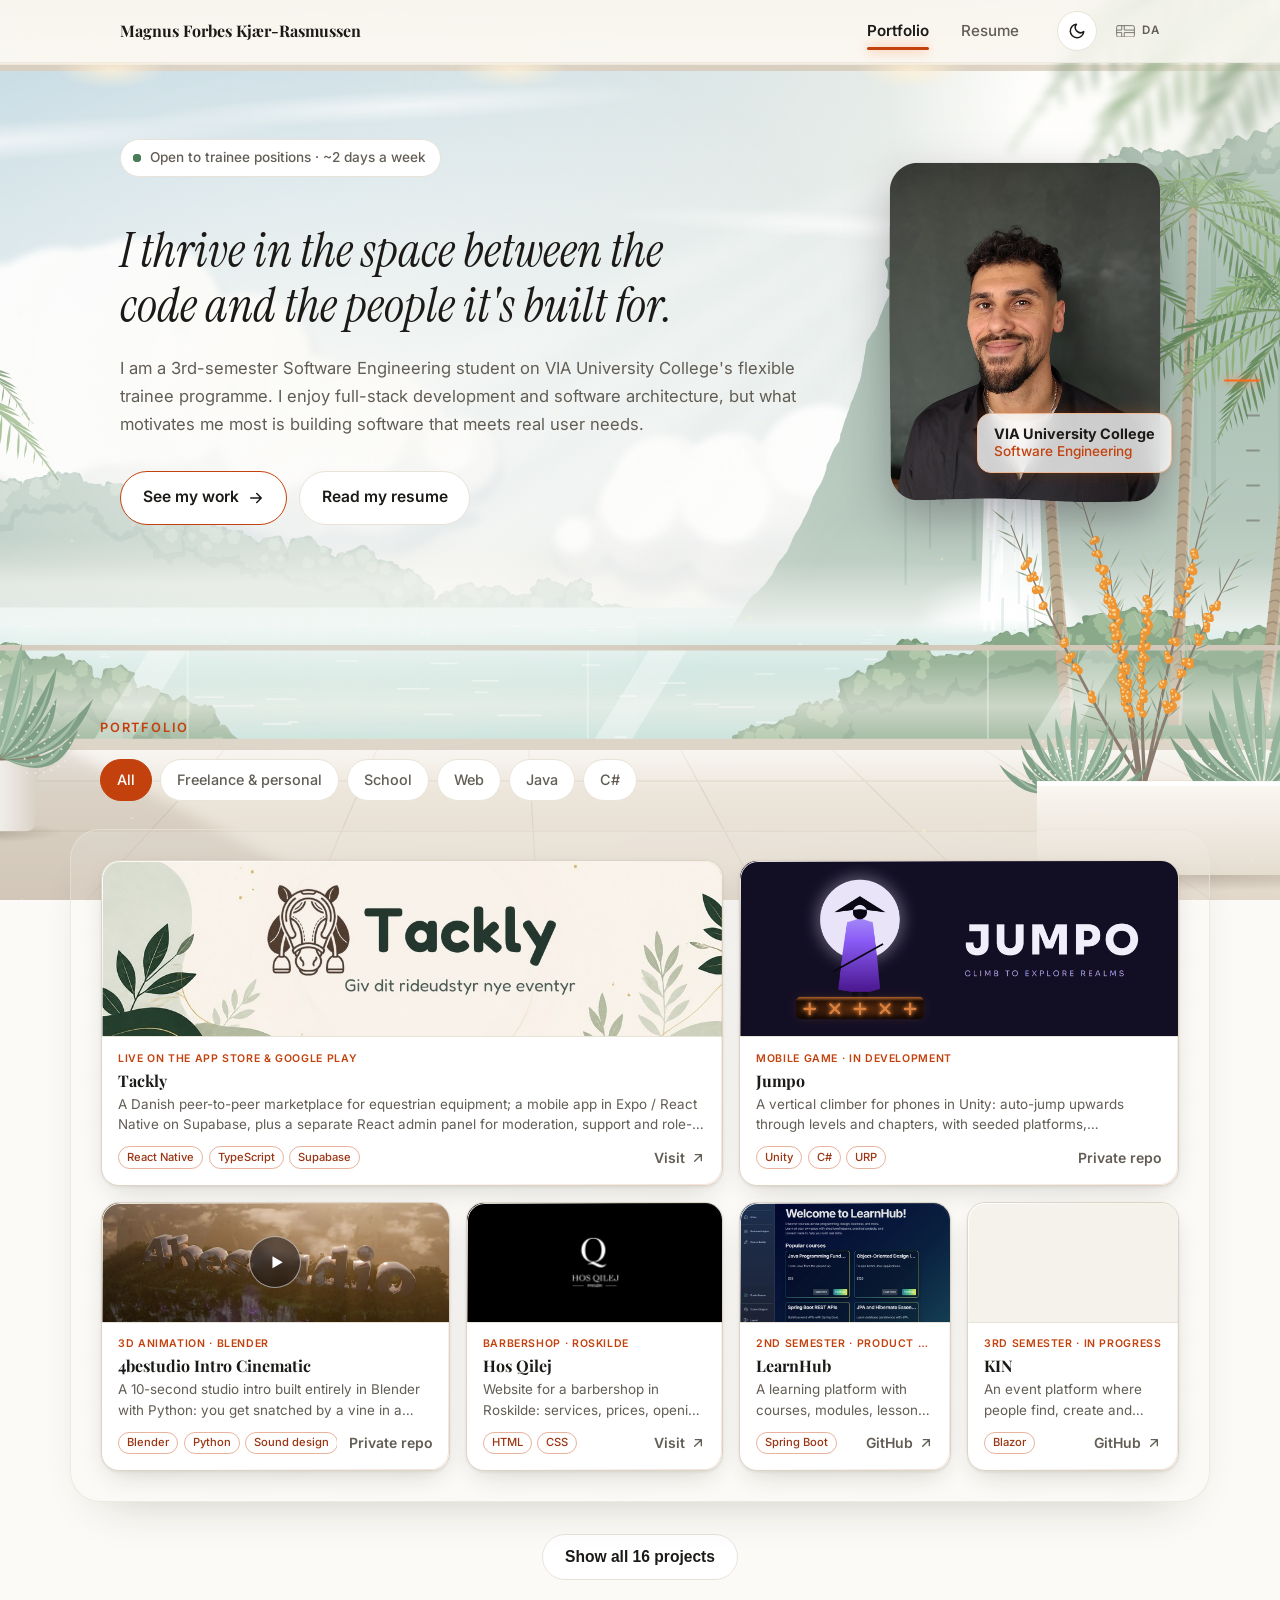
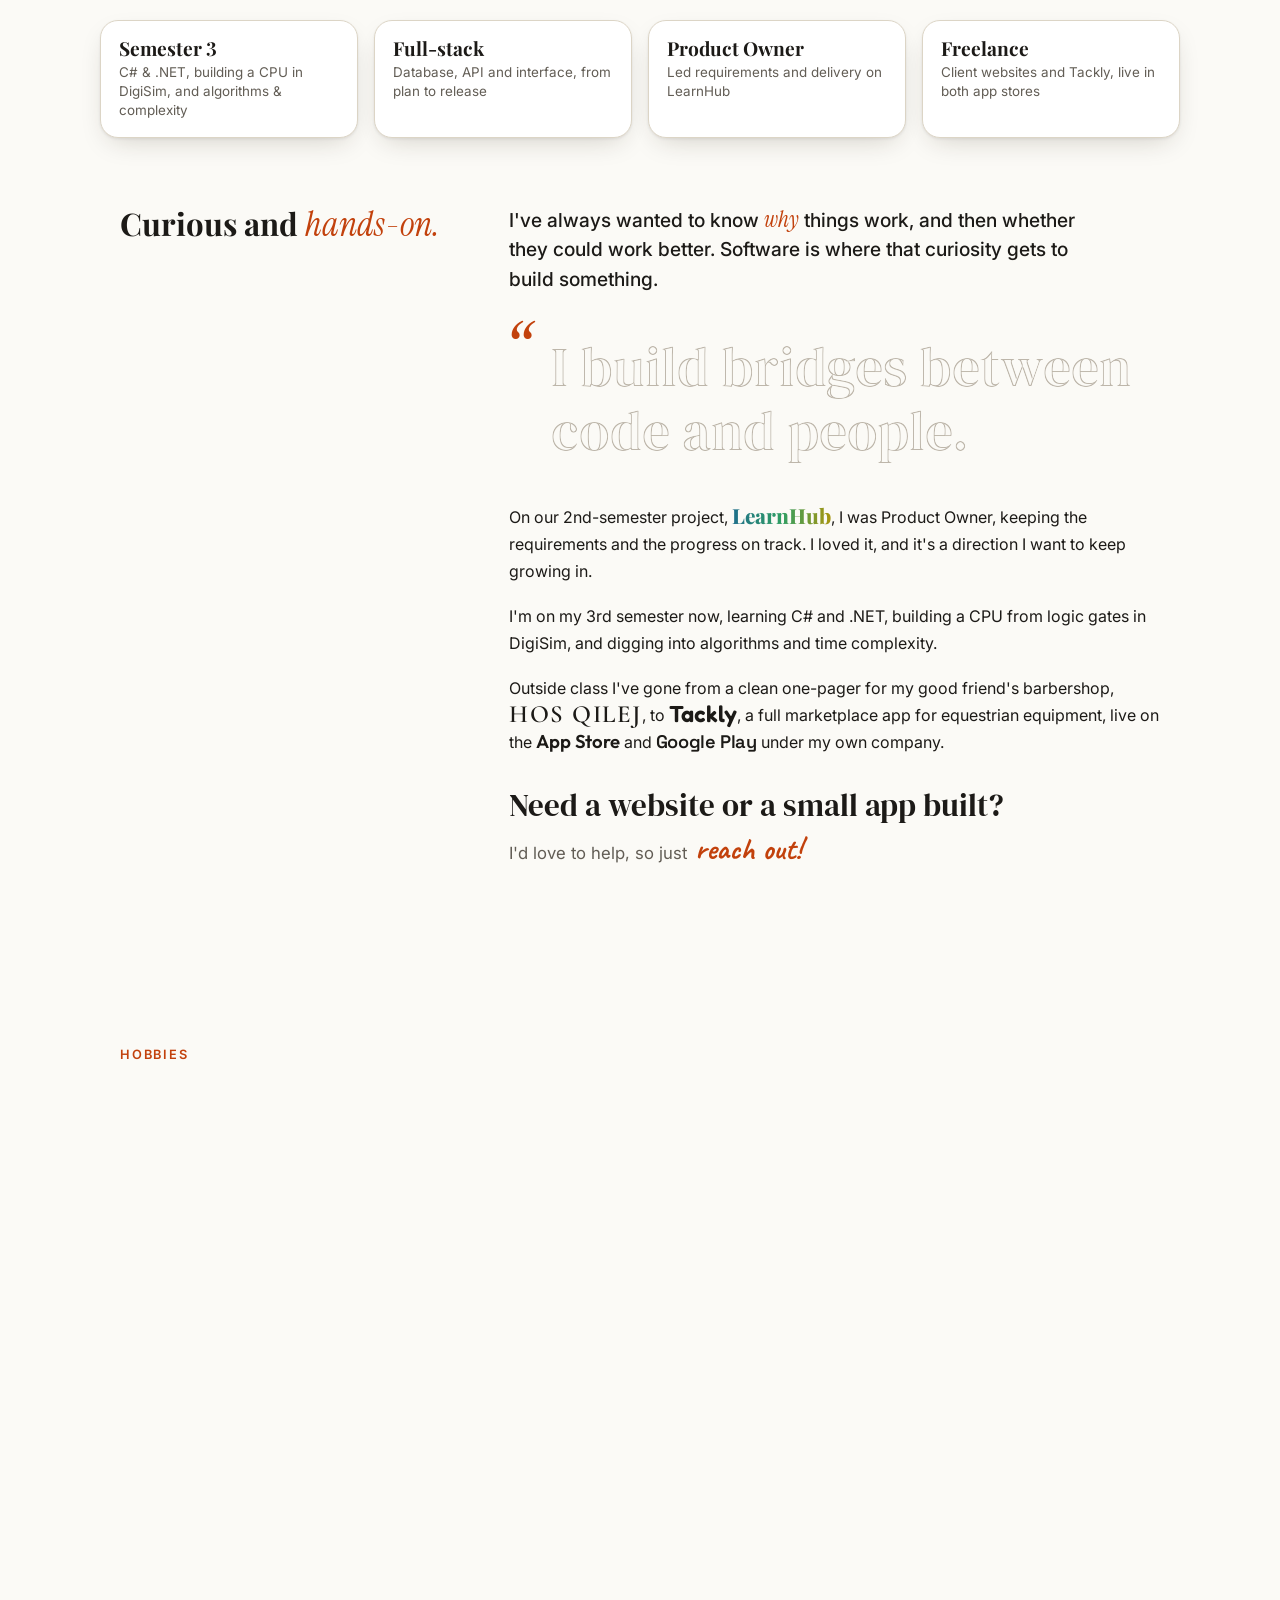
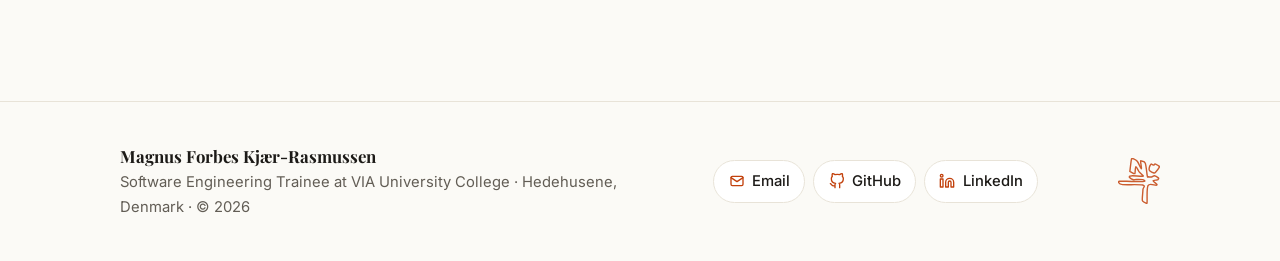
<file: index.html>
<!DOCTYPE html>
<html lang="en" data-theme="light">
<head>
    <meta charset="UTF-8"/>
    <meta name="viewport" content="width=device-width, initial-scale=1.0"/>
    <title data-i18n="home.title">Magnus Forbes Kjær-Rasmussen · Software Engineering Trainee</title>
    <meta
            name="description"
            content="Magnus Forbes Kjær-Rasmussen, Software Engineering trainee at VIA University College, based in Hedehusene, Denmark. Full-stack, Java and web development."
            data-i18n-attr="content:home.desc"
    />
    <meta name="theme-color" content="#fbfaf6"/>
    <meta property="og:type" content="website"/>
    <meta property="og:site_name" content="Magnus Forbes Kjær-Rasmussen"/>
    <meta property="og:title" content="Magnus Forbes Kjær-Rasmussen · Software Engineering Trainee"/>
    <meta property="og:description"
          content="Full-stack developer, Software Engineering student at VIA University College. Open to trainee positions, around 2 days a week."/>
    <meta property="og:image" content="https://mforbeskr.github.io/assets/og-image.jpg"/>
    <meta property="og:image:type" content="image/jpeg"/>
    <meta property="og:image:width" content="1200"/>
    <meta property="og:image:height" content="627"/>
    <meta property="og:image:alt"
          content="Portrait of Magnus Forbes Kjær-Rasmussen next to his name and Software Engineering"/>
    <meta name="twitter:card" content="summary_large_image"/>
    <link
            rel="icon"
            type="image/svg+xml"
            href="assets/favicon.svg?v=2"
    />
    <link rel="preconnect" href="https://fonts.googleapis.com"/>
    <link rel="preconnect" href="https://fonts.gstatic.com" crossorigin/>
    <link
            rel="stylesheet"
            href="https://fonts.googleapis.com/css2?family=Inter:wght@400;500;600;700&family=Playfair+Display:ital,wght@0,600;0,700;0,800;1,700&family=Instrument+Serif:ital@1&display=swap"
    />
    <link
            rel="stylesheet"
            href="https://fonts.googleapis.com/css2?family=Cormorant+Garamond:wght@600&family=Fredoka:wght@600&family=Caveat:wght@700&text=HOSQILEJTacklyreachoutskivlmg!&display=swap"
    />
    <link
            rel="stylesheet"
            href="https://fonts.googleapis.com/css2?family=Outfit:wght@600&family=Space+Grotesk:wght@600&text=%20AGPSaegloprty&display=swap"
    />
    <link
            rel="stylesheet"
            href="https://fonts.googleapis.com/css2?family=DM+Serif+Display&text=%20.%3FHIJNabcdefghijklmnoprstuwy&display=swap"
    />
    <link rel="expect" href="#page-end" blocking="render"/>
    <script src="assets.js"></script>
    <script>
        loadAssets("style.css", "lang.js", "content.js", "script.js");
        loadAssets.defer("scene.js", "rail.js", "cloth.js", "story.js");
    </script>
</head>
<body>
<!-- Double hairline outline for the pull quote (style.css: .pull-quote p) -->
<svg class="svg-defs" aria-hidden="true" focusable="false">
    <filter id="double-outline" x="-5%" y="-15%" width="110%" height="130%" color-interpolation-filters="sRGB">
        <feMorphology in="SourceAlpha" operator="dilate" radius="5" result="far"/>
        <feMorphology in="SourceAlpha" operator="dilate" radius="4" result="near"/>
        <feComposite in="far" in2="near" operator="out" result="outer"/>
        <feMorphology in="SourceAlpha" operator="erode" radius="1" result="core"/>
        <feComposite in="SourceAlpha" in2="core" operator="out" result="inner"/>
        <feMerge result="lines"><feMergeNode in="outer"/><feMergeNode in="inner"/></feMerge>
        <feComposite in="SourceGraphic" in2="lines" operator="in"/>
    </filter>
</svg>
<a class="skip-link" href="#main" data-i18n="skip">Skip to content</a>

<header class="site-nav">
    <nav class="container nav-inner" aria-label="Main" data-i18n-attr="aria-label:nav.aria">
        <a class="brand" href="#intro">
            <span>Magnus <span class="brand-mid">Forbes </span>Kjær-Rasmussen</span>
        </a>
        <ul class="nav-links">
            <li><a href="#intro" aria-current="page" data-i18n="nav.home">Portfolio</a></li>
            <li><a href="resume.html" data-i18n="nav.resume" data-w="Resume">Resume</a></li>
        </ul>
        <button class="theme-toggle" type="button" aria-label="Toggle dark mode">
            <svg class="icon-moon" viewBox="0 0 24 24" fill="none" stroke="currentColor" stroke-width="2"
                 stroke-linecap="round" stroke-linejoin="round" aria-hidden="true">
                <path d="M21 12.8A9 9 0 1 1 11.2 3a7 7 0 0 0 9.8 9.8z"/>
            </svg>
            <svg class="icon-sun" viewBox="0 0 24 24" fill="none" stroke="currentColor" stroke-width="2"
                 stroke-linecap="round" stroke-linejoin="round" aria-hidden="true">
                <circle cx="12" cy="12" r="4"/>
                <path d="M12 2v2M12 20v2M4.9 4.9l1.4 1.4M17.7 17.7l1.4 1.4M2 12h2M20 12h2M4.9 19.1l1.4-1.4M17.7 6.3l1.4-1.4"/>
            </svg>
        </button>
        <button class="lang-toggle" type="button" aria-label="Læs på dansk" data-i18n-attr="aria-label:lang.toggle">
            <span class="lang-to-da" lang="da">
                <svg viewBox="0 0 30 20" fill="none" stroke="currentColor" stroke-width="1.5"
                     stroke-linecap="round" stroke-linejoin="round" aria-hidden="true">
                    <rect x="1" y="1" width="28" height="18" rx="2.5"/>
                    <path d="M9 1v7H1M13 1v7h16M1 12h8v7M13 19v-7h16"/>
                </svg>
                DA
            </span>
            <span class="lang-to-en" lang="en">
                <svg viewBox="0 0 30 20" fill="none" stroke="currentColor" stroke-width="1.5"
                     stroke-linecap="round" stroke-linejoin="round" aria-hidden="true">
                    <rect x="1" y="1" width="28" height="18" rx="2.5"/>
                    <path d="M12 1v6H1M18 1v6h11M1 13h11v6M18 19v-6h11M2 1.7 10.3 7M28 1.7 19.7 7M2 18.3l8.3-5.3M28 18.3l-8.3-5.3"/>
                </svg>
                EN
            </span>
        </button>
    </nav>
</header>

<div class="page">
    <main id="main">
        <div class="hero-stage" id="intro" data-rail="Intro" data-i18n-attr="data-rail:rail.intro" data-scene="1">
            <!-- scene:start (generated by tools/gen-scene.mjs) -->
            <div class="scene" aria-hidden="true">
                <div class="scene-chapter is-shown" data-chapter="1">
                    <div class="scene-set scene-night" data-set="night" data-focus="0.8">
                        <div class="scene-layer" data-speed="0.6">
                            <svg viewBox="0 0 2560 1440" preserveAspectRatio="xMidYMax slice">
                                <image data-href="assets/scene/night-1-sky.svg" width="2560" height="1440"/>
                            </svg>
                            <svg class="scene-motion" viewBox="0 0 2560 1440" preserveAspectRatio="xMidYMax slice">
                                <image data-href="assets/scene/night-1-sky-fx.svg" data-motion width="2560" height="1440"/>
                            </svg>
                        </div>
                        <div class="scene-layer" data-speed="0.45">
                            <svg viewBox="0 0 2560 1440" preserveAspectRatio="xMidYMax slice">
                                <image data-href="assets/scene/night-1-far.svg" width="2560" height="1440"/>
                            </svg>
                        </div>
                        <div class="scene-layer" data-speed="0.32">
                            <svg viewBox="0 0 2560 1440" preserveAspectRatio="xMidYMax slice">
                                <image data-href="assets/scene/night-1-mid.svg" width="2560" height="1440"/>
                            </svg>
                        </div>
                        <div class="scene-layer" data-speed="0.18">
                            <svg viewBox="0 0 2560 1440" preserveAspectRatio="xMidYMax slice">
                                <image data-href="assets/scene/night-1-near.svg" width="2560" height="1440"/>
                            </svg>
                        </div>
                        <div class="scene-layer" data-speed="0">
                            <svg viewBox="0 0 2560 1440" preserveAspectRatio="xMidYMax slice">
                                <image data-href="assets/scene/night-1-front.svg" width="2560" height="1440"/>
                            </svg>
                        </div>
                    </div>
                    <div class="scene-set scene-day" data-set="day" data-focus="0.8">
                        <div class="scene-layer" data-speed="0.6">
                            <svg viewBox="0 0 2560 1440" preserveAspectRatio="xMidYMax slice">
                                <image data-href="assets/scene/day-1-sky.svg" width="2560" height="1440"/>
                            </svg>
                        </div>
                        <div class="scene-layer" data-speed="0.45">
                            <svg viewBox="0 0 2560 1440" preserveAspectRatio="xMidYMax slice">
                                <image data-href="assets/scene/day-1-far.svg" width="2560" height="1440"/>
                            </svg>
                            <svg class="scene-motion" viewBox="0 0 2560 1440" preserveAspectRatio="xMidYMax slice">
                                <image data-href="assets/scene/day-1-far-fx.svg" data-motion width="2560" height="1440"/>
                            </svg>
                        </div>
                        <div class="scene-layer" data-speed="0.32">
                            <svg viewBox="0 0 2560 1440" preserveAspectRatio="xMidYMax slice">
                                <image data-href="assets/scene/day-1-mid.svg" width="2560" height="1440"/>
                            </svg>
                        </div>
                        <div class="scene-layer" data-speed="0.18">
                            <svg viewBox="0 0 2560 1440" preserveAspectRatio="xMidYMax slice">
                                <image data-href="assets/scene/day-1-near.svg" width="2560" height="1440"/>
                            </svg>
                        </div>
                        <div class="scene-layer" data-speed="0">
                            <svg viewBox="0 0 2560 1440" preserveAspectRatio="xMidYMax slice">
                                <image data-href="assets/scene/day-1-front.svg" width="2560" height="1440"/>
                            </svg>
                        </div>
                    </div>
                </div>
                <div class="scene-chapter" data-chapter="2">
                    <div class="scene-set scene-night" data-set="night" data-focus="0.8">
                        <div class="scene-layer" data-speed="0.6">
                            <svg viewBox="0 0 2560 1440" preserveAspectRatio="xMidYMax slice">
                                <image data-href="assets/scene/night-2-sky.svg" width="2560" height="1440"/>
                            </svg>
                            <svg class="scene-motion" viewBox="0 0 2560 1440" preserveAspectRatio="xMidYMax slice">
                                <image data-href="assets/scene/night-2-sky-fx.svg" data-motion width="2560" height="1440"/>
                            </svg>
                        </div>
                        <div class="scene-layer" data-speed="0.45">
                            <svg viewBox="0 0 2560 1440" preserveAspectRatio="xMidYMax slice">
                                <image data-href="assets/scene/night-2-far.svg" width="2560" height="1440"/>
                            </svg>
                        </div>
                        <div class="scene-layer" data-speed="0.32">
                            <svg viewBox="0 0 2560 1440" preserveAspectRatio="xMidYMax slice">
                                <image data-href="assets/scene/night-2-mid.svg" width="2560" height="1440"/>
                            </svg>
                        </div>
                        <div class="scene-layer" data-speed="0.18">
                            <svg viewBox="0 0 2560 1440" preserveAspectRatio="xMidYMax slice">
                                <image data-href="assets/scene/night-2-near.svg" width="2560" height="1440"/>
                            </svg>
                        </div>
                        <div class="scene-layer" data-speed="0">
                            <svg viewBox="0 0 2560 1440" preserveAspectRatio="xMidYMax slice">
                                <image data-href="assets/scene/night-2-front.svg" width="2560" height="1440"/>
                            </svg>
                        </div>
                    </div>
                    <div class="scene-set scene-day" data-set="day" data-focus="0.18">
                        <div class="scene-layer" data-speed="0.6">
                            <svg viewBox="0 0 2560 1440" preserveAspectRatio="xMidYMax slice">
                                <image data-href="assets/scene/day-2-sky.svg" width="2560" height="1440"/>
                            </svg>
                        </div>
                        <div class="scene-layer" data-speed="0.45">
                            <svg viewBox="0 0 2560 1440" preserveAspectRatio="xMidYMax slice">
                                <image data-href="assets/scene/day-2-far.svg" width="2560" height="1440"/>
                            </svg>
                            <svg class="scene-motion" viewBox="0 0 2560 1440" preserveAspectRatio="xMidYMax slice">
                                <image data-href="assets/scene/day-2-far-fx.svg" data-motion width="2560" height="1440"/>
                            </svg>
                        </div>
                        <div class="scene-layer" data-speed="0.32">
                            <svg viewBox="0 0 2560 1440" preserveAspectRatio="xMidYMax slice">
                                <image data-href="assets/scene/day-2-mid.svg" width="2560" height="1440"/>
                            </svg>
                        </div>
                        <div class="scene-layer" data-speed="0.18">
                            <svg viewBox="0 0 2560 1440" preserveAspectRatio="xMidYMax slice">
                                <image data-href="assets/scene/day-2-near.svg" width="2560" height="1440"/>
                            </svg>
                        </div>
                        <div class="scene-layer" data-speed="0">
                            <svg viewBox="0 0 2560 1440" preserveAspectRatio="xMidYMax slice">
                                <image data-href="assets/scene/day-2-front.svg" width="2560" height="1440"/>
                            </svg>
                        </div>
                    </div>
                </div>
                <div class="scene-chapter" data-chapter="3">
                    <div class="scene-set scene-night" data-set="night" data-focus="0.5">
                        <div class="scene-layer" data-speed="0.6">
                            <svg viewBox="0 0 2560 1440" preserveAspectRatio="xMidYMax slice">
                                <image data-href="assets/scene/night-3-sky.svg" width="2560" height="1440"/>
                            </svg>
                            <svg class="scene-motion" viewBox="0 0 2560 1440" preserveAspectRatio="xMidYMax slice">
                                <image data-href="assets/scene/night-3-sky-fx.svg" data-motion width="2560" height="1440"/>
                            </svg>
                        </div>
                        <div class="scene-layer" data-speed="0.45">
                            <svg viewBox="0 0 2560 1440" preserveAspectRatio="xMidYMax slice">
                                <image data-href="assets/scene/night-3-far.svg" width="2560" height="1440"/>
                            </svg>
                        </div>
                        <div class="scene-layer" data-speed="0.32">
                            <svg viewBox="0 0 2560 1440" preserveAspectRatio="xMidYMax slice">
                                <image data-href="assets/scene/night-3-mid.svg" width="2560" height="1440"/>
                            </svg>
                        </div>
                        <div class="scene-layer" data-speed="0.18">
                            <svg viewBox="0 0 2560 1440" preserveAspectRatio="xMidYMax slice">
                                <image data-href="assets/scene/night-3-near.svg" width="2560" height="1440"/>
                            </svg>
                        </div>
                        <div class="scene-layer" data-speed="0">
                            <svg viewBox="0 0 2560 1440" preserveAspectRatio="xMidYMax slice">
                                <image data-href="assets/scene/night-3-front.svg" width="2560" height="1440"/>
                            </svg>
                        </div>
                    </div>
                    <div class="scene-set scene-day" data-set="day" data-focus="0.5">
                        <div class="scene-layer" data-speed="0.6">
                            <svg viewBox="0 0 2560 1440" preserveAspectRatio="xMidYMax slice">
                                <image data-href="assets/scene/day-3-sky.svg" width="2560" height="1440"/>
                            </svg>
                        </div>
                        <div class="scene-layer" data-speed="0.45">
                            <svg viewBox="0 0 2560 1440" preserveAspectRatio="xMidYMax slice">
                                <image data-href="assets/scene/day-3-far.svg" width="2560" height="1440"/>
                            </svg>
                            <svg class="scene-motion" viewBox="0 0 2560 1440" preserveAspectRatio="xMidYMax slice">
                                <image data-href="assets/scene/day-3-far-fx.svg" data-motion width="2560" height="1440"/>
                            </svg>
                        </div>
                        <div class="scene-layer" data-speed="0.32">
                            <svg viewBox="0 0 2560 1440" preserveAspectRatio="xMidYMax slice">
                                <image data-href="assets/scene/day-3-mid.svg" width="2560" height="1440"/>
                            </svg>
                        </div>
                        <div class="scene-layer" data-speed="0.18">
                            <svg viewBox="0 0 2560 1440" preserveAspectRatio="xMidYMax slice">
                                <image data-href="assets/scene/day-3-near.svg" width="2560" height="1440"/>
                            </svg>
                        </div>
                        <div class="scene-layer" data-speed="0">
                            <svg viewBox="0 0 2560 1440" preserveAspectRatio="xMidYMax slice">
                                <image data-href="assets/scene/day-3-front.svg" width="2560" height="1440"/>
                            </svg>
                        </div>
                    </div>
                </div>
                <canvas class="scene-fx"></canvas>
                <div class="scene-dim"></div>
            </div>
            <!-- scene:end -->
            <section class="container hero">
                <div class="hero-text">
                    <p class="status reveal" data-i18n="home.status"><span class="status-dot" aria-hidden="true"></span>Open
                        to trainee positions ·
                        ~2 days a week</p>
                    <h1 class="reveal" style="--delay: 0.05s" data-i18n="home.h1">
                        I thrive in the space between the code and the people it's built for.
                    </h1>
                    <p class="lead reveal" style="--delay: 0.1s" data-i18n="home.lead">
                        I am a <span data-semester="ordinal">3rd</span>-semester Software Engineering student on VIA
                        University College's flexible trainee programme. I enjoy full-stack development and software
                        architecture, but what motivates me most is building software that meets real user needs.
                    </p>
                    <div class="btn-row reveal" style="--delay: 0.15s">
                        <a class="btn btn-primary" href="#work">
                            <span data-i18n="home.seeWork">See my work</span>
                            <svg viewBox="0 0 24 24" fill="none" stroke="currentColor" stroke-width="2"
                                 stroke-linecap="round" stroke-linejoin="round" aria-hidden="true">
                                <path d="M5 12h14M13 6l6 6-6 6"/>
                            </svg>
                        </a>
                        <a class="btn btn-ghost" href="resume.html" data-i18n="home.readCv">Read my resume</a>
                    </div>
                </div>

                <figure class="portrait reveal">
                    <img
                            src="assets/img/portrait.jpg"
                            alt="Portrait of Magnus Forbes Kjær-Rasmussen"
                            data-i18n-attr="alt:portrait.alt"
                            width="360"
                            height="450"
                            fetchpriority="high" data-cloth
                    />
                    <svg class="portrait-mark" viewBox="48 11 352 386" aria-hidden="true">
                        <path pathLength="1"
                              d="M252 347C252.4 330.8 256.5 294.2 257 276C257.5 257.8 283.5 245 255 238C226.5 231 119.5 237.7 86 234C52.5 230.3 59.4 220.4 54 216C48.6 211.6 53 209.7 53.9 207.9C54.7 206 55 205 59 205C92.8 205.2 224.2 210.8 256.9 208.9C289.5 206.9 264 196.1 254.9 193.1C245.7 190.2 215.1 190.9 202 191C188.9 191.1 185.9 196.4 176.4 193.6C166.9 190.7 149.7 178.9 145 174C140.3 169.1 143.7 166.3 148 164C152.3 161.7 153.4 159.9 171 160C188.6 160.1 240 165.6 253.6 164.6C267.1 163.5 257.1 160.4 252.1 153.9C247.2 147.3 232.7 136.9 223.7 125.3C214.7 113.7 203.5 82.4 198 84.3C192.5 86.2 192.5 127.2 190.7 136.7C188.9 146.2 189.4 140.6 187.3 141.3C185.2 142 183.5 143.4 178 141C172.5 138.6 158.9 130.1 154 127C149.1 123.9 149.6 124.2 148.7 122.3C147.8 120.4 146.6 131.4 148.4 115.4C150.3 99.5 156.8 43.1 159.7 26.7C162.6 10.3 163.7 18.7 166 17C168.3 15.3 166.4 12.8 173.6 16.4C180.8 20 197.7 24.6 209.3 38.7C220.9 52.8 238.4 100.8 243.1 101C247.9 101.2 237 50.3 237.7 39.7C238.5 29.1 241.1 35 247.6 37.4C254.1 39.9 269.1 33.7 276.7 54.3C284.3 74.8 289.3 141.7 293.3 160.7C297.3 179.7 294.8 166.7 300.7 168.3C306.7 169.8 320.1 171.4 329 170C337.9 168.6 344.5 158.7 354 160C363.5 161.3 380.6 173.5 386 178C391.4 182.5 387.5 184.4 386.1 187.1C384.8 189.9 385.1 192.3 377.7 194.7C370.4 197.2 343.3 196.3 342 201.9C340.7 207.4 365.8 221.5 370.1 227.9C374.5 234.2 379.8 237.6 368 240C356.2 242.4 312.2 217.7 299.4 242.4C286.6 267.1 294.1 363.7 291.3 388.3C290.2 392.6 288.4 392.2 282.3 389.7C276.2 387.2 259.8 380.4 254.7 373.3C249.7 366.2 251.6 363.2 252 347Z"/>
                        <path pathLength="1"
                              d="M309 100C309.5 92.9 313.6 81 316 75C318.4 69 321.1 66.5 323.3 64.3C325.5 62.1 325 61 329 62C333 63 342.8 70.4 347.1 70.6C351.5 70.8 352.5 64.4 355.1 63.1C357.8 61.9 356.8 60.4 362.9 63.1C368.9 65.9 386.5 75 391.6 79.4C396.7 83.8 398 81.3 393.4 89.4C388.9 97.6 371.9 120.5 364.4 128.4C357 136.3 357.4 138.6 348.9 136.9C340.3 135.1 319.9 123.9 313.3 117.7C306.6 111.6 308.5 107.1 309 100Z"/>
                    </svg>
                    <figcaption class="portrait-badge">
                        <span><strong>VIA University College</strong><span
                                data-i18n="home.badge">Software Engineering</span></span>
                    </figcaption>
                </figure>
            </section>

        </div>

        <div class="scene-break" data-scene="2" aria-hidden="true"></div>

        <section class="container section" id="work" data-rail="Portfolio" data-i18n-attr="data-rail:rail.portfolio">
            <p class="eyebrow reveal work-eyebrow">Portfolio</p>
            <div class="filters" role="group" aria-label="Filter projects" data-i18n-attr="aria-label:filter.aria">
                <button class="filter" type="button" data-filter="all" aria-pressed="true" data-i18n="filter.all">All
                </button>
                <button class="filter" type="button" data-filter="personal" aria-pressed="false"
                        data-i18n="filter.personal">Freelance &amp; personal
                </button>
                <button class="filter" type="button" data-filter="school" aria-pressed="false"
                        data-i18n="filter.school">School
                </button>
                <button class="filter" type="button" data-filter="web" aria-pressed="false">Web</button>
                <button class="filter" type="button" data-filter="java" aria-pressed="false">Java</button>
                <button class="filter" type="button" data-filter="csharp" aria-pressed="false">C#</button>
            </div>
            <div class="project-grid is-collapsed" id="projects" data-projects="all"></div>
            <div class="show-all" hidden>
                <button class="btn btn-ghost" type="button" data-show-all aria-controls="projects"
                        aria-expanded="false">Show all projects
                </button>
            </div>
            <div class="facts" role="group" aria-label="Quick facts" data-i18n-attr="aria-label:facts.aria">
                <ul class="stats">
                    <li class="reveal">
                        <a class="card stat" href="resume.html#now-studying">
                            <span class="stat-value">Semester <span data-semester="number">3</span></span>
                            <span class="stat-label" data-studying="short">C# &amp; .NET, building a CPU in DigiSim, and algorithms &amp; complexity</span>
                        </a>
                    </li>
                    <li class="reveal" style="--delay: 0.05s">
                        <a class="card stat" href="#work">
                            <span class="stat-value">Full-stack</span>
                            <span class="stat-label" data-i18n="facts.fullstack">Database, API and interface, from plan to release</span>
                        </a>
                    </li>
                    <li class="reveal" style="--delay: 0.1s">
                        <a class="card stat" href="#about-po">
                            <span class="stat-value">Product Owner</span>
                            <span class="stat-label" data-i18n="facts.po">Led requirements and delivery on LearnHub</span>
                        </a>
                    </li>
                    <li class="reveal" style="--delay: 0.15s">
                        <a class="card stat" href="#work" data-filter-link="personal">
                            <span class="stat-value">Freelance</span>
                            <span class="stat-label" data-i18n="facts.freelance">Client websites and Tackly, live in both app stores</span>
                        </a>
                    </li>
                </ul>
            </div>
        </section>

        <section class="container section" id="about" data-rail="About" data-i18n-attr="data-rail:rail.about">
            <div class="split">
                <div class="split-aside reveal">
                    <h2 class="section-title" data-split data-i18n="about.title">Curious and hands-on.</h2>
                </div>

                <div class="prose reveal">
                    <p data-i18n="about.p1">
                        I've always wanted to know <em>why</em> things work, and then whether
                        they could work better. Software is where that curiosity gets to build
                        something.
                    </p>
                    <blockquote class="pull-quote" data-scrub>
                        <p data-i18n="about.quote">I build bridges between code and people.</p>
                    </blockquote>
                    <p id="about-po" data-i18n="about.po">
                        On our 2nd-semester project,
                        <a class="brand-word brand-learnhub" href="https://github.com/mforbeskr/SEP2-Project-LearnHub"
                           target="_blank" rel="noopener">LearnHub</a>, I was Product
                        Owner, keeping the requirements and the progress on track. I loved
                        it, and it's a direction I want to keep growing in.
                    </p>
                    <p id="about-semester" data-i18n="about.semester">
                        I'm on my <span data-semester="ordinal">3rd</span> semester now,
                        <span data-studying="long">learning C# and .NET, building a CPU from
                logic gates in DigiSim, and digging into algorithms and time
                complexity</span>.
                    </p>
                    <p id="about-projects" data-i18n="about.projects">
                        Outside class I've gone from a clean one-pager for my good friend's barbershop,
                        <a class="brand-word brand-qilej" href="https://www.hosqilej.dk/" target="_blank"
                           rel="noopener">Hos Qilej</a>,
                        to
                        <a class="brand-word brand-tackly" href="https://tackly.dk/" target="_blank" rel="noopener">Tackly</a>,
                        a full marketplace app for equestrian equipment, live on the <a
                            href="https://apps.apple.com/dk/app/tackly-k%C3%B8b-s%C3%A6lg-rideudstyr/id6827721554?l=da" target="_blank" rel="noopener">App Store</a> and <a
                            href="https://play.google.com/store/apps/details?id=dk.equilo.app" target="_blank"
                            rel="noopener">Google Play</a>
                        under my own company.
                    </p>
                    <div class="about-cta" data-i18n="about.cta">
                        <p class="about-cta-ask">Need a website or a small app built?</p>
                        <p class="about-cta-go">I'd love to help, so just
                            <a class="reach-out" href="mailto:mforbeskr@outlook.dk">reach out!</a></p>
                    </div>
                </div>
            </div>
        </section>

        <div class="scene-break" data-scene="3" aria-hidden="true"></div>

        <section class="container section" id="hobbies" data-rail="Hobbies" data-i18n-attr="data-rail:rail.hobbies">
            <div class="reveal">
                <p class="eyebrow" data-i18n="hobbies.eyebrow">Hobbies</p>
            </div>
            <div class="hobby-grid">
                <article class="card hobby hobby-music reveal">
                    <svg class="hobby-art" viewBox="0 0 100 100" aria-hidden="true">
                        <g class="art-base">
                            <path pathLength="1" d="M20 52V46C20 26 34 14 50 14C66 14 80 26 80 46V52"/>
                            <path pathLength="1" d="M22 50H17C12 50 9 54 9 60V67C9 73 12 77 17 77H22Z"/>
                            <path pathLength="1" d="M78 50H83C88 50 91 54 91 60V67C91 73 88 77 83 77H78Z"/>
                            <path pathLength="1" d="M31 52H69V80H31Z"/>
                            <path pathLength="1" d="M35.5 52V65H40.5V52M43.5 52V65H48.5V52M59.5 52V65H64.5V52"/>
                            <path pathLength="1" d="M38 65V80M46 65V80M54 52V80M62 65V80"/>
                        </g>
                        <g class="art-glow">
                            <path pathLength="1" d="M20 52V46C20 26 34 14 50 14C66 14 80 26 80 46V52"/>
                            <path pathLength="1" d="M22 50H17C12 50 9 54 9 60V67C9 73 12 77 17 77H22Z"/>
                            <path pathLength="1" d="M78 50H83C88 50 91 54 91 60V67C91 73 88 77 83 77H78Z"/>
                            <path pathLength="1" d="M31 52H69V80H31Z"/>
                            <path pathLength="1" d="M35.5 52V65H40.5V52M43.5 52V65H48.5V52M59.5 52V65H64.5V52"/>
                            <path pathLength="1" d="M38 65V80M46 65V80M54 52V80M62 65V80"/>
                        </g>
                    </svg>
                    <h2 data-i18n="hobby.musicTitle">Music</h2>
                    <p class="tagline" data-i18n="hobby.musicTag">Listening and creating</p>
                    <p data-i18n="hobby.music">
                        A creative outlet that contrasts nicely with the structured
                        nature of programming, and a big part of how I relax and
                        recharge.
                    </p>
                </article>

                <article class="card hobby hobby-family reveal" style="--delay: 0.05s">
                    <svg class="hobby-art" viewBox="0 0 100 100" aria-hidden="true">
                        <g class="art-base">
                            <path pathLength="1" d="M50 86C22 66 8 50 10 34C12 20 24 12 36 14C43 15 47 20 50 26C53 20 57 15 64 14C76 12 88 20 90 34C92 50 78 66 50 86Z"/>
                            <circle pathLength="1" cx="34" cy="34" r="4.5"/>
                            <path pathLength="1" d="M34 38.5V54M34 54L29.5 64M34 54L38.5 64M34 43L27 50M34 43L43 50"/>
                            <circle pathLength="1" cx="66" cy="34" r="4.5"/>
                            <path pathLength="1" d="M66 38.5V44M66 41L57 50M66 41L73 48M66 44L60 56H72Z M63 56L62 64M69 56L70 64"/>
                            <circle pathLength="1" cx="50" cy="46" r="3.5"/>
                            <path pathLength="1" d="M50 49.5V58M50 58L46.5 66M50 58L53.5 66M50 52L43 50M50 52L57 50"/>
                        </g>
                        <g class="art-glow">
                            <path pathLength="1" d="M50 86C22 66 8 50 10 34C12 20 24 12 36 14C43 15 47 20 50 26C53 20 57 15 64 14C76 12 88 20 90 34C92 50 78 66 50 86Z"/>
                            <circle pathLength="1" cx="34" cy="34" r="4.5"/>
                            <path pathLength="1" d="M34 38.5V54M34 54L29.5 64M34 54L38.5 64M34 43L27 50M34 43L43 50"/>
                            <circle pathLength="1" cx="66" cy="34" r="4.5"/>
                            <path pathLength="1" d="M66 38.5V44M66 41L57 50M66 41L73 48M66 44L60 56H72Z M63 56L62 64M69 56L70 64"/>
                            <circle pathLength="1" cx="50" cy="46" r="3.5"/>
                            <path pathLength="1" d="M50 49.5V58M50 58L46.5 66M50 58L53.5 66M50 52L43 50M50 52L57 50"/>
                        </g>
                    </svg>
                    <h2 data-i18n="hobby.familyTitle">Family &amp; friends</h2>
                    <p class="tagline" data-i18n="hobby.familyTag">The people who matter most</p>
                    <p data-i18n="hobby.family">
                        I live with my partner and our young son, who has added a new
                        and meaningful dimension to everyday life. Balancing family,
                        hobbies and professional growth is something I care deeply
                        about.
                    </p>
                </article>

                <article class="card hobby hobby-gaming reveal">
                    <svg class="hobby-art" viewBox="0 0 100 100" aria-hidden="true">
                        <g class="art-base">
                            <path pathLength="1" d="M37.2 5.7H62.8C69.7 5.7 74.4 11.5 74.4 19.6C74.4 27.8 69.7 31.2 65.1 31.2C60.4 31.2 58.1 25.4 54.6 23.1H45.4C41.9 25.4 39.6 31.2 34.9 31.2C30.3 31.2 25.6 27.8 25.6 19.6C25.6 11.5 30.3 5.7 37.2 5.7Z"/>
                            <path pathLength="1" d="M36 14.5V22.5M32 18.5H40"/>
                            <circle pathLength="1" cx="60.4" cy="16.7" r="2"/>
                            <circle pathLength="1" cx="66.2" cy="21.4" r="2"/>
                            <path pathLength="1" d="M7 54H65C67 54 68 55 68 57V81C68 83 67 84 65 84H7C5 84 4 83 4 81V57C4 55 5 54 7 54Z"/>
                            <path pathLength="1" d="M11 62H15M20 62H24M29 62H33M38 62H42M47 62H51M56 62H61M13 69H17M22 69H26M31 69H35M40 69H44M49 69H53M58 69H61M22 77H50"/>
                            <path pathLength="1" d="M84 50C89.5 50 94 54.5 94 60V74C94 80 89.5 84 84 84C78.5 84 74 80 74 74V60C74 54.5 78.5 50 84 50Z"/>
                            <path pathLength="1" d="M74 63H94M84 50V63"/>
                            <path pathLength="1" d="M84 50C84 42 80 38 74 32"/>
                        </g>
                        <g class="art-glow">
                            <path pathLength="1" d="M37.2 5.7H62.8C69.7 5.7 74.4 11.5 74.4 19.6C74.4 27.8 69.7 31.2 65.1 31.2C60.4 31.2 58.1 25.4 54.6 23.1H45.4C41.9 25.4 39.6 31.2 34.9 31.2C30.3 31.2 25.6 27.8 25.6 19.6C25.6 11.5 30.3 5.7 37.2 5.7Z"/>
                            <path pathLength="1" d="M36 14.5V22.5M32 18.5H40"/>
                            <circle pathLength="1" cx="60.4" cy="16.7" r="2"/>
                            <circle pathLength="1" cx="66.2" cy="21.4" r="2"/>
                            <path pathLength="1" d="M7 54H65C67 54 68 55 68 57V81C68 83 67 84 65 84H7C5 84 4 83 4 81V57C4 55 5 54 7 54Z"/>
                            <path pathLength="1" d="M11 62H15M20 62H24M29 62H33M38 62H42M47 62H51M56 62H61M13 69H17M22 69H26M31 69H35M40 69H44M49 69H53M58 69H61M22 77H50"/>
                            <path pathLength="1" d="M84 50C89.5 50 94 54.5 94 60V74C94 80 89.5 84 84 84C78.5 84 74 80 74 74V60C74 54.5 78.5 50 84 50Z"/>
                            <path pathLength="1" d="M74 63H94M84 50V63"/>
                            <path pathLength="1" d="M84 50C84 42 80 38 74 32"/>
                        </g>
                    </svg>
                    <h2>Gaming</h2>
                    <p class="tagline" data-i18n="hobby.gamingTag">Strategy and teamwork</p>
                    <p data-i18n="hobby.gaming">
                        A long-standing hobby that has shaped how I think about strategy
                        and teamwork. For three years I ran a World of Warcraft guild and
                        coordinated its raid team of 25 players, which gave me a lot of
                        practice in getting a big group to work towards the same goal.
                    </p>
                </article>

                <article class="card hobby hobby-ball reveal" style="--delay: 0.05s">
                    <svg class="hobby-art" viewBox="0 0 100 100" aria-hidden="true">
                        <g class="art-base">
                            <circle pathLength="1" cx="50" cy="34" r="22"/>
                            <path pathLength="1" d="M50 12V56M28 34H72"/>
                            <path pathLength="1" d="M34.4 18.4C42 26 42 42 34.4 49.6M65.6 18.4C58 26 58 42 65.6 49.6"/>
                            <path pathLength="1" d="M20 20C16 25 15 31 16 37M80 20C84 25 85 31 84 37"/>
                            <path pathLength="1" d="M24 76H76"/>
                            <path pathLength="1" d="M24 64V88M76 64V88M17 68V84M83 68V84"/>
                        </g>
                        <g class="art-glow">
                            <circle pathLength="1" cx="50" cy="34" r="22"/>
                            <path pathLength="1" d="M50 12V56M28 34H72"/>
                            <path pathLength="1" d="M34.4 18.4C42 26 42 42 34.4 49.6M65.6 18.4C58 26 58 42 65.6 49.6"/>
                            <path pathLength="1" d="M20 20C16 25 15 31 16 37M80 20C84 25 85 31 84 37"/>
                            <path pathLength="1" d="M24 76H76"/>
                            <path pathLength="1" d="M24 64V88M76 64V88M17 68V84M83 68V84"/>
                        </g>
                    </svg>
                    <h2>Basketball &amp; fitness</h2>
                    <p class="tagline" data-i18n="hobby.ballTag">Focus, energy and balance</p>
                    <p data-i18n="hobby.ball">
                        Playing basketball and working out keeps me healthy and clears
                        my head, especially during busy periods of study or work.
                    </p>
                </article>
            </div>
        </section>

        <section class="container section reveal" id="contact" data-rail="Contact"
                 data-i18n-attr="data-rail:rail.contact">
            <div class="cta">
                <p data-i18n="contact.text">
                    Interested in collaboration, feedback, or just want to discuss an
                    idea? I'm always eager to learn, contribute and grow through
                    hands-on, real-world challenges.
                </p>
                <div class="cta-links">
                    <a class="cta-link" href="mailto:mforbeskr@outlook.dk">
                        <span data-i18n="contact.email">Send me an email</span>
                        <svg viewBox="0 0 24 24" fill="none" stroke="currentColor" stroke-width="2"
                             stroke-linecap="round" stroke-linejoin="round" aria-hidden="true">
                            <path d="M5 12h14M13 6l6 6-6 6"/>
                        </svg>
                    </a>
                    <a class="cta-link" href="https://www.linkedin.com/in/magnusforbes" target="_blank"
                       rel="noopener">
                        <span data-i18n="contact.linkedin">Connect on LinkedIn</span>
                        <svg viewBox="0 0 24 24" fill="none" stroke="currentColor" stroke-width="2"
                             stroke-linecap="round" stroke-linejoin="round" aria-hidden="true">
                            <path d="M5 12h14M13 6l6 6-6 6"/>
                        </svg>
                    </a>
                </div>
            </div>
        </section>
    </main>

    <footer class="site-footer">
        <div class="container footer-inner">
            <div>
                <strong>Magnus Forbes Kjær-Rasmussen</strong>
                <span data-i18n="home.footer">Software Engineering Trainee at VIA University College · Hedehusene, Denmark ·</span>
                © <span
                    data-year>2026</span>
            </div>
            <ul class="footer-links">
                <li><a href="mailto:mforbeskr@outlook.dk">
                    <svg viewBox="0 0 24 24" fill="none" stroke="currentColor" stroke-width="2" stroke-linecap="round"
                         stroke-linejoin="round" aria-hidden="true">
                        <rect x="3" y="5" width="18" height="14" rx="2"/>
                        <path d="m3 7 9 6 9-6"/>
                    </svg>
                    <span data-i18n="footer.email">Email</span></a></li>
                <li><a href="https://github.com/mforbeskr" target="_blank" rel="noopener">
                    <svg viewBox="0 0 24 24" fill="none" stroke="currentColor" stroke-width="2" stroke-linecap="round"
                         stroke-linejoin="round" aria-hidden="true">
                        <path d="M9 19c-5 1.5-5-2.5-7-3m14 6v-3.9a3.4 3.4 0 0 0-.9-2.6c3.1-.3 6.4-1.5 6.4-7A5.4 5.4 0 0 0 20 4.8 5 5 0 0 0 19.9 1S18.7.7 16 2.5a13.4 13.4 0 0 0-7 0C6.3.7 5.1 1 5.1 1A5 5 0 0 0 5 4.8a5.4 5.4 0 0 0-1.5 3.7c0 5.4 3.3 6.6 6.4 7a3.4 3.4 0 0 0-.9 2.6V22"/>
                    </svg>
                    GitHub</a></li>
                <li><a href="https://www.linkedin.com/in/magnusforbes" target="_blank" rel="noopener">
                    <svg viewBox="0 0 24 24" fill="none" stroke="currentColor" stroke-width="2" stroke-linecap="round"
                         stroke-linejoin="round" aria-hidden="true">
                        <path d="M16 8a6 6 0 0 1 6 6v7h-4v-7a2 2 0 0 0-4 0v7h-4v-7a6 6 0 0 1 6-6z"/>
                        <rect x="2" y="9" width="4" height="12"/>
                        <circle cx="4" cy="4" r="2"/>
                    </svg>
                    LinkedIn</a></li>
            </ul>
            <span class="footer-mark-item"><img class="footer-mark" src="assets/signature.svg" alt="" width="40"
                                                height="44"/></span>
        </div>
    </footer>
    <script>loadAssets("render.js");</script>
    <span id="page-end"></span>
</div>
</body>
</html>
</file>
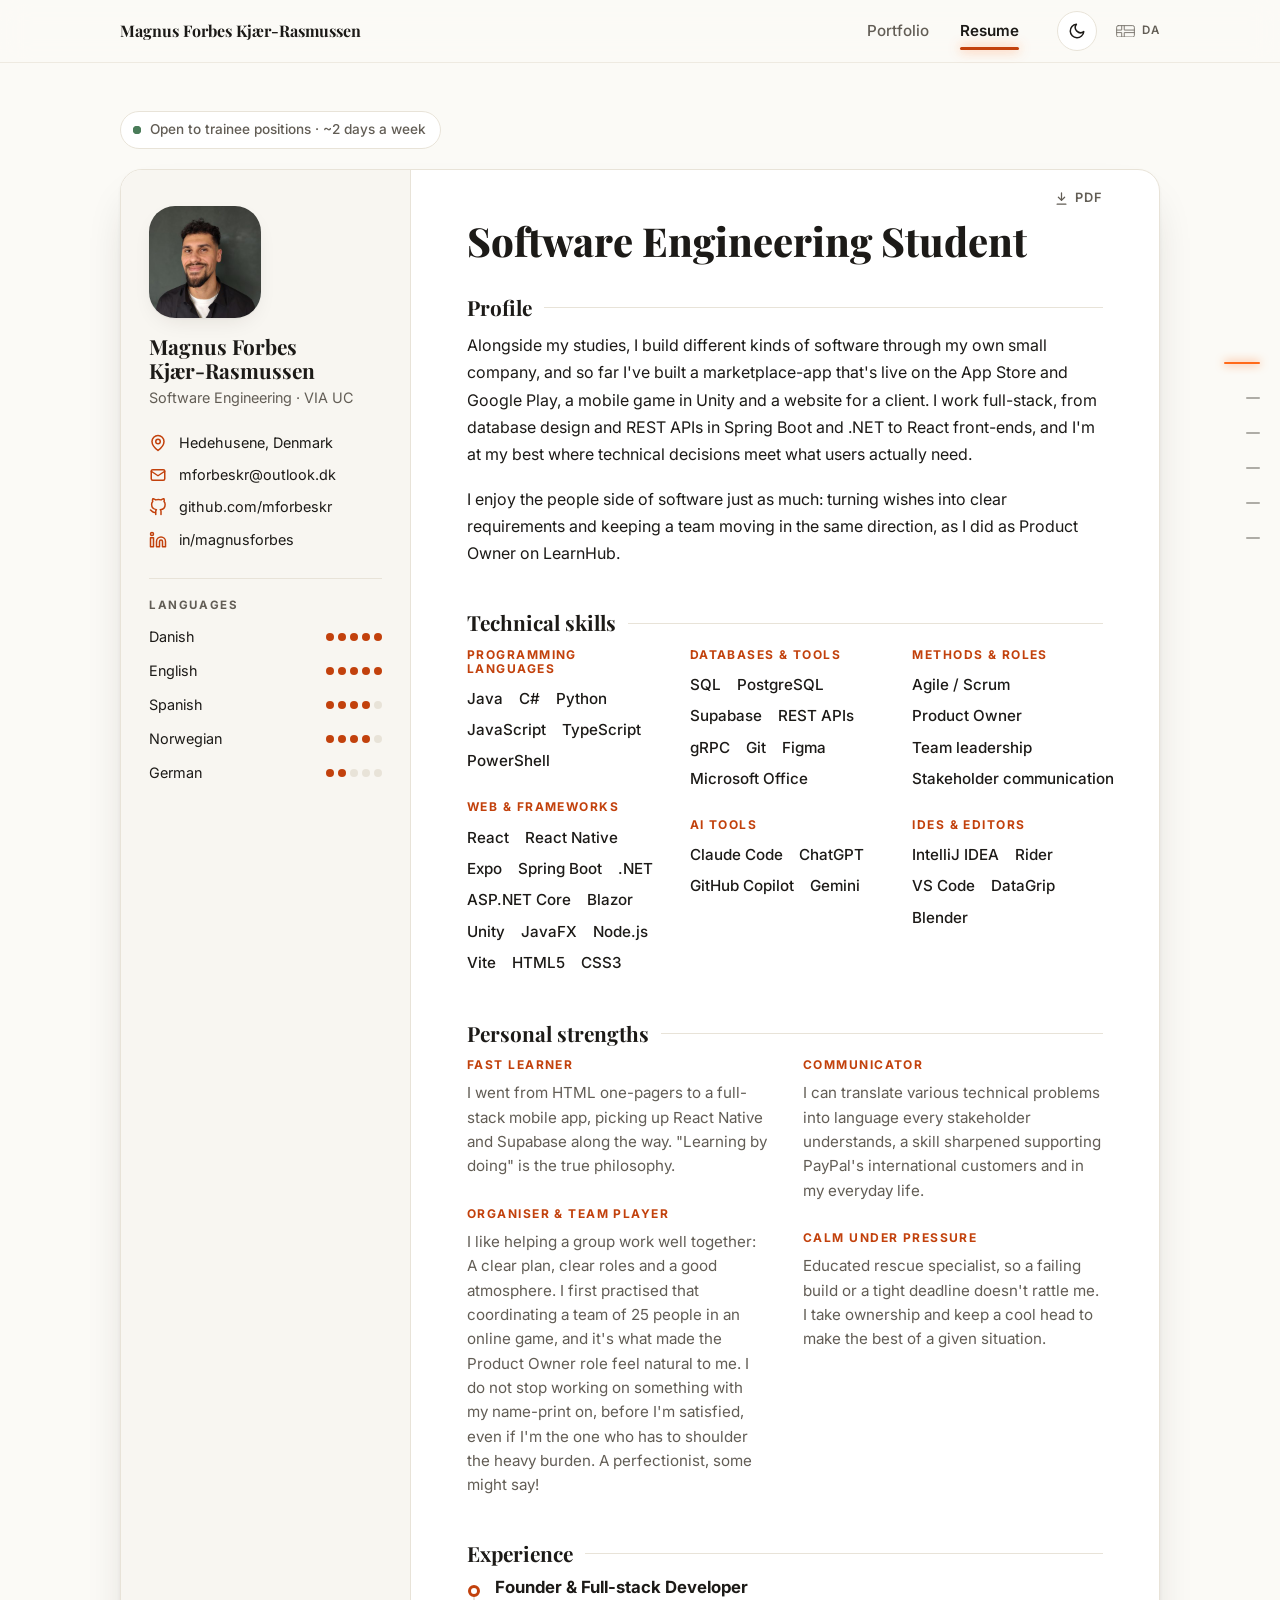
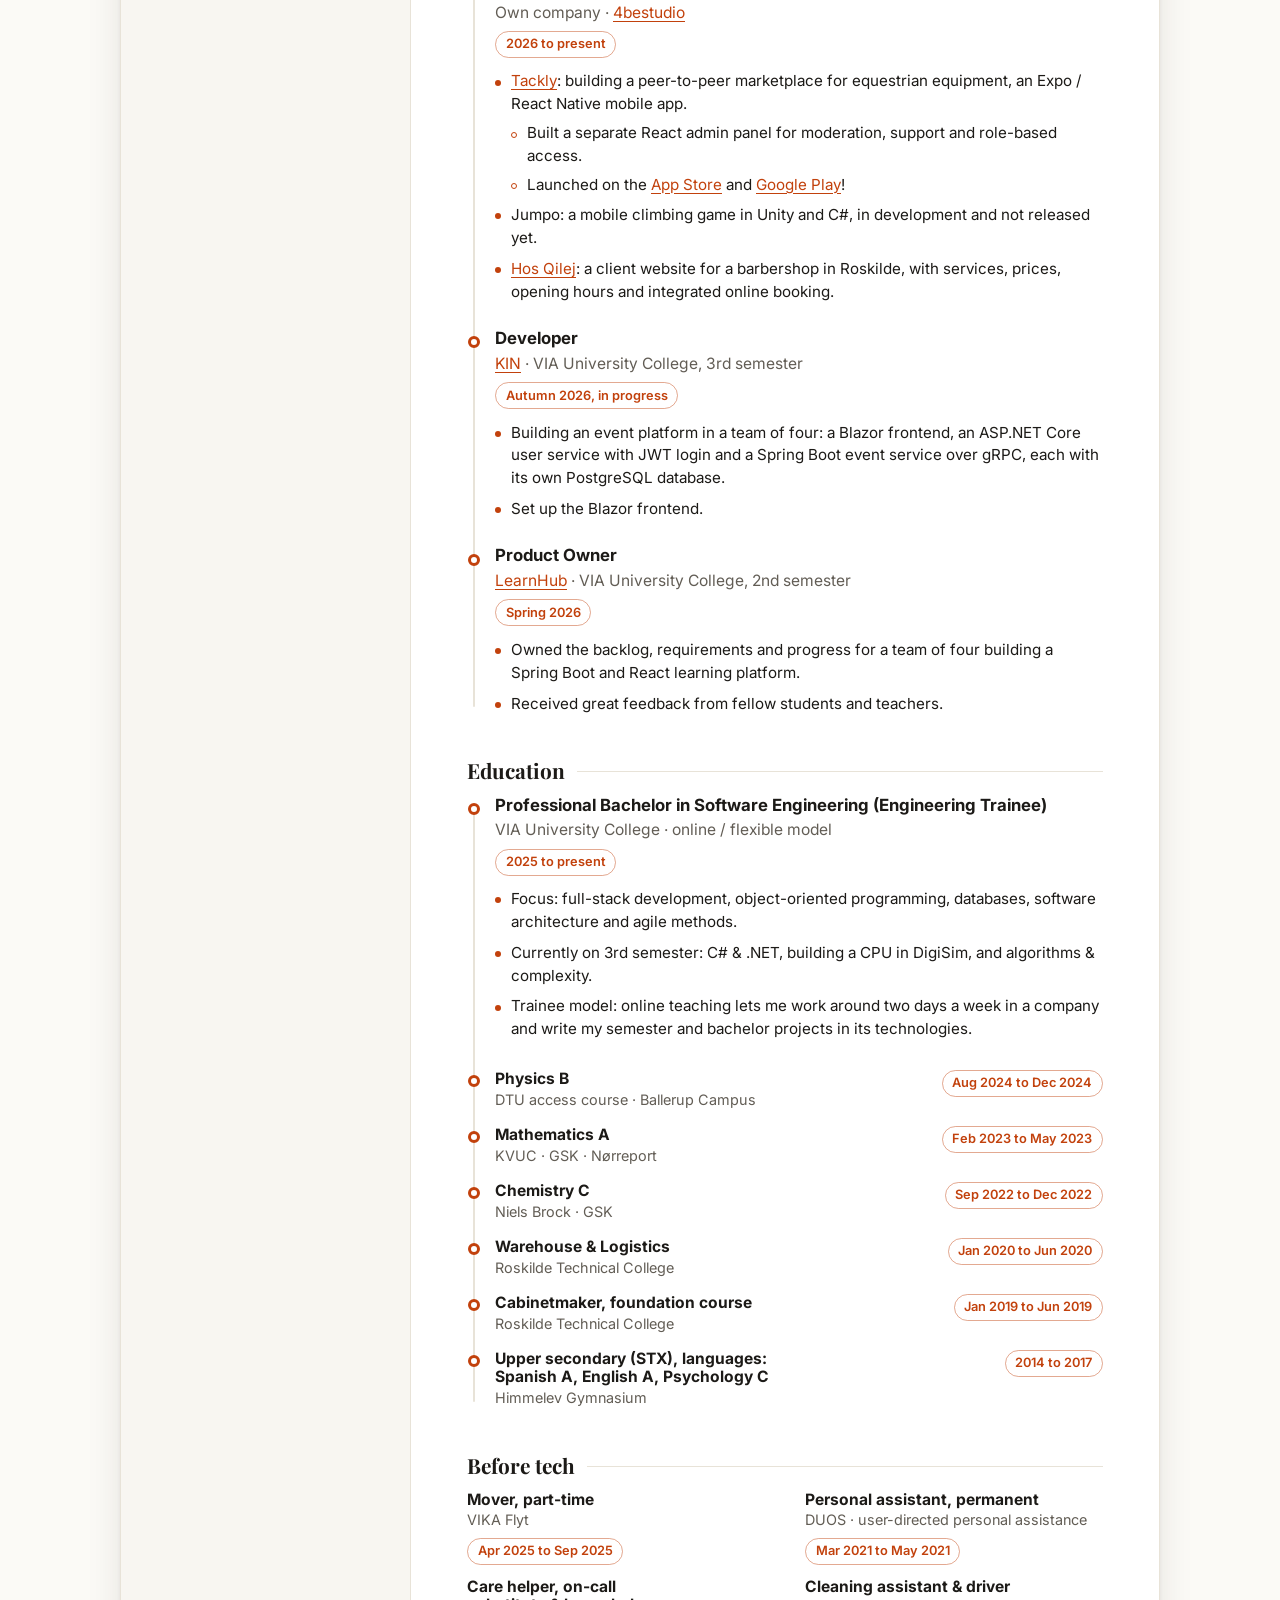
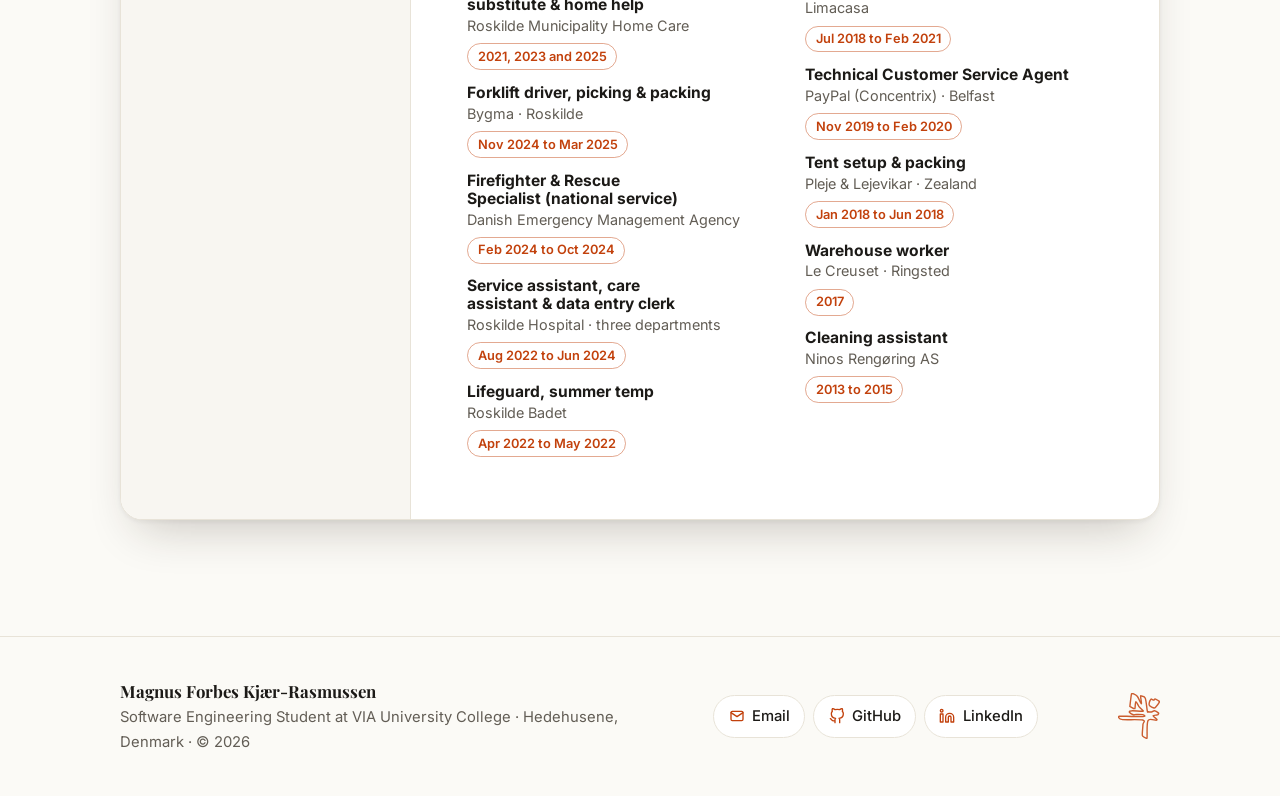
<file: resume.html>
<!DOCTYPE html>
<html lang="en" data-theme="light">
<head>
    <meta charset="UTF-8"/>
    <meta name="viewport" content="width=device-width, initial-scale=1.0"/>
    <title data-i18n="cv.title">Resume · Magnus Forbes Kjær-Rasmussen</title>
    <meta
            name="description"
            content="Resume of Magnus Forbes Kjær-Rasmussen, Software Engineering student at VIA University College. Skills, education and experience."
            data-i18n-attr="content:cv.desc"
    />
    <meta name="theme-color" content="#fbfaf6"/>
    <!-- Link previews (LinkedIn, Slack, …); they don't run scripts, so these stay in English. Image: tools/gen-og-image.mjs -->
    <meta property="og:type" content="profile"/>
    <meta property="og:site_name" content="Magnus Forbes Kjær-Rasmussen"/>
    <meta property="og:title" content="CV · Magnus Forbes Kjær-Rasmussen"/>
    <meta property="og:description" content="Software Engineering student at VIA University College. Skills, experience and education, with the CV as a PDF."/>
    <meta property="og:image" content="https://mforbeskr.github.io/assets/og-image.jpg"/>
    <meta property="og:image:type" content="image/jpeg"/>
    <meta property="og:image:width" content="1200"/>
    <meta property="og:image:height" content="627"/>
    <meta property="og:image:alt" content="Portrait of Magnus Forbes Kjær-Rasmussen next to his name and Software Engineering"/>
    <meta property="profile:first_name" content="Magnus"/>
    <meta property="profile:last_name" content="Forbes Kjær-Rasmussen"/>
    <meta name="twitter:card" content="summary_large_image"/>
    <link
            rel="icon"
            type="image/svg+xml"
            href="assets/favicon.svg?v=2"
    />
    <link rel="preconnect" href="https://fonts.googleapis.com"/>
    <link rel="preconnect" href="https://fonts.gstatic.com" crossorigin/>
    <link
            rel="stylesheet"
            href="https://fonts.googleapis.com/css2?family=Caveat:wght@600;700&family=Inter:wght@400;500;600;700&family=Playfair+Display:ital,wght@0,600;0,700;0,800;1,700&display=swap"
    />
    <link rel="expect" href="#page-end" blocking="render"/>
    <script src="assets.js"></script>
    <script>
        loadAssets("style.css", "lang.js", "content.js", "script.js");
        loadAssets.defer("rail.js", "story.js");
    </script>
</head>
<body>
<a class="skip-link" href="#main" data-i18n="skip">Skip to content</a>

<header class="site-nav">
    <nav class="container nav-inner" aria-label="Main" data-i18n-attr="aria-label:nav.aria">
        <a class="brand" href="index.html">
            <span>Magnus <span class="brand-mid">Forbes </span>Kjær-Rasmussen</span>
        </a>
        <ul class="nav-links">
            <li><a href="index.html" data-i18n="nav.home">Portfolio</a></li>
            <li><a href="resume.html" aria-current="page" data-i18n="nav.resume" data-w="Resume">Resume</a></li>
        </ul>
        <button class="theme-toggle" type="button" aria-label="Toggle dark mode">
            <svg class="icon-moon" viewBox="0 0 24 24" fill="none" stroke="currentColor" stroke-width="2"
                 stroke-linecap="round" stroke-linejoin="round" aria-hidden="true">
                <path d="M21 12.8A9 9 0 1 1 11.2 3a7 7 0 0 0 9.8 9.8z"/>
            </svg>
            <svg class="icon-sun" viewBox="0 0 24 24" fill="none" stroke="currentColor" stroke-width="2"
                 stroke-linecap="round" stroke-linejoin="round" aria-hidden="true">
                <circle cx="12" cy="12" r="4"/>
                <path d="M12 2v2M12 20v2M4.9 4.9l1.4 1.4M17.7 17.7l1.4 1.4M2 12h2M20 12h2M4.9 19.1l1.4-1.4M17.7 6.3l1.4-1.4"/>
            </svg>
        </button>
        <button class="lang-toggle" type="button" aria-label="Læs på dansk" data-i18n-attr="aria-label:lang.toggle">
            <span class="lang-to-da" lang="da">
                <svg viewBox="0 0 30 20" fill="none" stroke="currentColor" stroke-width="1.5"
                     stroke-linecap="round" stroke-linejoin="round" aria-hidden="true">
                    <rect x="1" y="1" width="28" height="18" rx="2.5"/>
                    <path d="M9 1v7H1M13 1v7h16M1 12h8v7M13 19v-7h16"/>
                </svg>
                DA
            </span>
            <span class="lang-to-en" lang="en">
                <svg viewBox="0 0 30 20" fill="none" stroke="currentColor" stroke-width="1.5"
                     stroke-linecap="round" stroke-linejoin="round" aria-hidden="true">
                    <rect x="1" y="1" width="28" height="18" rx="2.5"/>
                    <path d="M12 1v6H1M18 1v6h11M1 13h11v6M18 19v-6h11M2 1.7 10.3 7M28 1.7 19.7 7M2 18.3l8.3-5.3M28 18.3l-8.3-5.3"/>
                </svg>
                EN
            </span>
        </button>
    </nav>
</header>

<div class="page">
    <main id="main">
        <div class="container cv-wrap">
            <p class="status cv-status reveal" data-i18n="home.status"><span class="status-dot" aria-hidden="true"></span>Open
                to trainee positions ·
                ~2 days a week</p>
            <article class="cv">
                <aside class="cv-side reveal" aria-label="Personal details" data-i18n-attr="aria-label:cv.sideAria">
                    <div class="cv-side-inner">
                        <img src="assets/img/portrait-sm.jpg" alt="Portrait of Magnus Forbes Kjær-Rasmussen" data-i18n-attr="alt:portrait.alt" width="96" height="96"/>
                        <h2>Magnus Forbes Kjær-Rasmussen</h2>
                        <p class="role" data-i18n="cv.role">Software Engineering · VIA UC</p>

                        <dl class="details">
                            <div>
                                <svg viewBox="0 0 24 24" fill="none" stroke="currentColor" stroke-width="2" stroke-linecap="round" stroke-linejoin="round" aria-hidden="true">
                                    <path d="M20 10c0 6-8 12-8 12s-8-6-8-12a8 8 0 0 1 16 0z"/>
                                    <circle cx="12" cy="10" r="3"/>
                                </svg>
                                <dt data-i18n="cv.address">Address</dt>
                                <dd data-i18n="cv.location">Hedehusene, Denmark</dd>
                            </div>
                            <div>
                                <svg viewBox="0 0 24 24" fill="none" stroke="currentColor" stroke-width="2" stroke-linecap="round" stroke-linejoin="round" aria-hidden="true">
                                    <rect x="3" y="5" width="18" height="14" rx="2"/>
                                    <path d="m3 7 9 6 9-6"/>
                                </svg>
                                <dt data-i18n="footer.email">Email</dt>
                                <dd><a href="mailto:mforbeskr@outlook.dk">mforbeskr@outlook.dk</a></dd>
                            </div>
                            <div>
                                <svg viewBox="0 0 24 24" fill="none" stroke="currentColor" stroke-width="2" stroke-linecap="round" stroke-linejoin="round" aria-hidden="true">
                                    <path d="M9 19c-5 1.5-5-2.5-7-3m14 6v-3.9a3.4 3.4 0 0 0-.9-2.6c3.1-.3 6.4-1.5 6.4-7A5.4 5.4 0 0 0 20 4.8 5 5 0 0 0 19.9 1S18.7.7 16 2.5a13.4 13.4 0 0 0-7 0C6.3.7 5.1 1 5.1 1A5 5 0 0 0 5 4.8a5.4 5.4 0 0 0-1.5 3.7c0 5.4 3.3 6.6 6.4 7a3.4 3.4 0 0 0-.9 2.6V22"/>
                                </svg>
                                <dt>GitHub</dt>
                                <dd><a href="https://github.com/mforbeskr" target="_blank" rel="noopener">github.com/mforbeskr</a></dd>
                            </div>
                            <div>
                                <svg viewBox="0 0 24 24" fill="none" stroke="currentColor" stroke-width="2" stroke-linecap="round" stroke-linejoin="round" aria-hidden="true">
                                    <path d="M16 8a6 6 0 0 1 6 6v7h-4v-7a2 2 0 0 0-4 0v7h-4v-7a6 6 0 0 1 6-6z"/>
                                    <rect x="2" y="9" width="4" height="12"/>
                                    <circle cx="4" cy="4" r="2"/>
                                </svg>
                                <dt>LinkedIn</dt>
                                <dd><a href="https://www.linkedin.com/in/magnusforbes" target="_blank" rel="noopener">in/magnusforbes</a></dd>
                            </div>
                            <div class="print-only">
                                <svg viewBox="0 0 24 24" fill="none" stroke="currentColor" stroke-width="2" stroke-linecap="round" stroke-linejoin="round" aria-hidden="true">
                                    <circle cx="12" cy="12" r="10"/>
                                    <path d="M2 12h20M12 2a15.3 15.3 0 0 1 4 10 15.3 15.3 0 0 1-4 10 15.3 15.3 0 0 1-4-10 15.3 15.3 0 0 1 4-10z"/>
                                </svg>
                                <dt>Portfolio</dt>
                                <dd><a href="https://mforbeskr.github.io/">mforbeskr.github.io</a></dd>
                            </div>
                        </dl>

                        <h3 data-i18n="cv.languages">Languages</h3>
                        <ul class="lang-list">
                            <li><span data-i18n="cv.danish">Danish</span> <span class="dots" role="img" aria-label="Native" data-i18n-attr="aria-label:cv.native"><i class="on"></i><i class="on"></i><i class="on"></i><i class="on"></i><i class="on"></i></span></li>
                            <li><span data-i18n="cv.english">English</span> <span class="dots" role="img" aria-label="Fluent, written and spoken" data-i18n-attr="aria-label:cv.fluent"><i class="on"></i><i class="on"></i><i class="on"></i><i class="on"></i><i class="on"></i></span></li>
                            <li><span data-i18n="cv.spanish">Spanish</span> <span class="dots" role="img" aria-label="Good" data-i18n-attr="aria-label:cv.good"><i class="on"></i><i class="on"></i><i class="on"></i><i class="on"></i><i></i></span></li>
                            <li><span data-i18n="cv.norwegian">Norwegian</span> <span class="dots" role="img" aria-label="Good" data-i18n-attr="aria-label:cv.good"><i class="on"></i><i class="on"></i><i class="on"></i><i class="on"></i><i></i></span></li>
                            <li><span data-i18n="cv.german">German</span> <span class="dots" role="img" aria-label="Basic understanding" data-i18n-attr="aria-label:cv.basic"><i class="on"></i><i class="on"></i><i></i><i></i><i></i></span></li>
                        </ul>
                    </div>
                </aside>
                <div class="cv-main">
                    <header class="cv-header">
                        <div>
                            <h1 class="reveal" style="--delay: 0.05s" data-split data-i18n="cv.h1">Software Engineering Student</h1>
                        </div>
                        <a class="cv-print" href="assets/Magnus-Forbes-Kjaer-Rasmussen-CV.pdf" aria-label="Download CV as PDF" data-i18n-attr="href:cv.pdfHref aria-label:cv.pdf" download>
                            <svg viewBox="0 0 24 24" fill="none" stroke="currentColor" stroke-width="2" stroke-linecap="round" stroke-linejoin="round" aria-hidden="true"><path d="M12 3v12M7 10l5 5 5-5M5 21h14"/></svg>
                            PDF
                        </a>
                    </header>
                    <div class="resume-main">
                        <section class="reveal" id="profile" data-rail="Profile" data-i18n-attr="data-rail:rail.profile" aria-labelledby="profile-heading">
                            <h2 id="profile-heading" data-i18n="cv.profile">Profile</h2>
                            <p data-i18n="cv.profile1">
                                Alongside my studies, I build different kinds of software through my own small company, and so far
                                I've built a marketplace-app that's live on the App Store and Google Play, a mobile game in Unity
                                and a website for a client. I work full-stack, from database design and REST APIs in
                                Spring Boot and .NET to React front-ends, and I'm at my best where technical decisions
                                meet what users actually need.
                            </p>
                            <p data-i18n="cv.profile2">
                                I enjoy the people side of software just as much: turning wishes
                                into clear requirements and keeping a team moving in the same
                                direction, as I did as Product Owner on LearnHub.
                            </p>
                        </section>

                        <section class="reveal" id="skills" data-rail="Skills" data-i18n-attr="data-rail:rail.skills" aria-labelledby="skills-heading">
                            <h2 id="skills-heading" data-i18n="cv.skills">Technical skills</h2>
                            <div class="skill-groups">
                                <div class="skill-group">
                                    <h3 data-i18n="cv.skillLangs">Programming Languages</h3>
                                    <ul class="skill-words">
                                        <li>Java</li>
                                        <li>C#</li>
                                        <li>Python</li>
                                        <li>JavaScript</li>
                                        <li>TypeScript</li>
                                        <li>PowerShell</li>
                                    </ul>
                                </div>
                                <div class="skill-group">
                                    <h3 data-i18n="cv.skillWeb">Web &amp; frameworks</h3>
                                    <ul class="skill-words">
                                        <li>React</li>
                                        <li>React Native</li>
                                        <li>Expo</li>
                                        <li>Spring Boot</li>
                                        <li>.NET</li>
                                        <li>ASP.NET Core</li>
                                        <li>Blazor</li>
                                        <li>Unity</li>
                                        <li>JavaFX</li>
                                        <li>Node.js</li>
                                        <li>Vite</li>
                                        <li>HTML5</li>
                                        <li>CSS3</li>
                                    </ul>
                                </div>
                                <div class="skill-group">
                                    <h3 data-i18n="cv.skillDb">Databases &amp; tools</h3>
                                    <ul class="skill-words">
                                        <li>SQL</li>
                                        <li>PostgreSQL</li>
                                        <li>Supabase</li>
                                        <li>REST APIs</li>
                                        <li>gRPC</li>
                                        <li>Git</li>
                                        <li>Figma</li>
                                        <li>Microsoft Office</li>
                                    </ul>
                                </div>
                                <div class="skill-group">
                                    <h3 data-i18n="cv.skillAi">AI tools</h3>
                                    <ul class="skill-words">
                                        <li>Claude Code</li>
                                        <li>ChatGPT</li>
                                        <li>GitHub Copilot</li>
                                        <li>Gemini</li>
                                    </ul>
                                </div>
                                <div class="skill-group">
                                    <h3 data-i18n="cv.skillMethods">Methods &amp; roles</h3>
                                    <ul class="skill-words">
                                        <li>Agile / Scrum</li>
                                        <li>Product Owner</li>
                                        <li data-i18n="cv.teamLead">Team leadership</li>
                                        <li data-i18n="cv.stakeholders">Stakeholder communication</li>
                                    </ul>
                                </div>
                                <div class="skill-group">
                                    <h3 data-i18n="cv.skillIde">IDEs &amp; editors</h3>
                                    <ul class="skill-words">
                                        <li>IntelliJ IDEA</li>
                                        <li>Rider</li>
                                        <li>VS Code</li>
                                        <li>DataGrip</li>
                                        <li>Blender</li>
                                    </ul>
                                </div>
                            </div>
                        </section>

                        <section class="reveal" id="strengths" data-rail="Strengths" data-i18n-attr="data-rail:rail.strengths" aria-labelledby="strengths-heading">
                            <h2 id="strengths-heading" data-i18n="cv.strengths">Personal strengths</h2>
                            <div class="strengths">
                                <div class="strength">
                                    <h3 data-i18n="cv.s1Title">Fast learner</h3>
                                    <p data-i18n="cv.s1">I went from HTML one-pagers to a full-stack mobile app, picking up React Native and
                                        Supabase along the way. "Learning by doing" is the true philosophy.</p>
                                </div>
                                <div class="strength">
                                    <h3 data-i18n="cv.s2Title">Organiser &amp; team player</h3>
                                    <p data-i18n="cv.s2">I like helping a group work well together: A clear plan, clear roles and a good
                                        atmosphere. I first practised that coordinating a team of 25 people in an online game, and it's
                                        what made the Product Owner role feel natural to me.
                                        I do not stop working on something with
                                        my name-print on, before I'm satisfied, even if I'm the one who has to shoulder the
                                        heavy burden. A perfectionist, some might say!</p>
                                </div>
                                <div class="strength">
                                    <h3 data-i18n="cv.s3Title">Communicator</h3>
                                    <p data-i18n="cv.s3">I can translate various technical problems into language every stakeholder
                                        understands,
                                        a skill sharpened supporting PayPal's international customers and in my everyday
                                        life.</p>
                                </div>
                                <div class="strength">
                                    <h3 data-i18n="cv.s4Title">Calm under pressure</h3>
                                    <p data-i18n="cv.s4">Educated rescue specialist, so a failing build or a tight deadline doesn't rattle
                                        me. I take ownership and keep a cool head to make the best of a given situation.</p>
                                </div>
                            </div>
                        </section>

                        <section class="reveal" id="experience" data-rail="Experience" data-i18n-attr="data-rail:rail.experience" aria-labelledby="experience-heading">
                            <h2 id="experience-heading" data-i18n="cv.experience">Experience</h2>
                            <ol class="timeline">
                                <li>
                                    <h3 data-i18n="cv.tacklyRole">Founder &amp; Full-stack Developer</h3>
                                    <p class="org" data-i18n="cv.tacklyOrg">Own company · <a href="https://4bestudio.com/" target="_blank" rel="noopener">4bestudio</a></p>
                                    <span class="when" data-i18n="cv.tacklyWhen">2026 to present</span>
                                    <ul class="check-list">
                                        <li><span data-i18n="cv.tackly1"><a href="https://tackly.dk/" target="_blank" rel="noopener">Tackly</a>: building a peer-to-peer
                                            marketplace for equestrian equipment, an Expo / React Native mobile app.</span>
                                            <ul class="check-list check-sub">
                                                <li data-i18n="cv.tackly2">Built a separate React admin panel for moderation, support and role-based access.
                                                </li>
                                                <li data-i18n="cv.tackly3">Launched on the <a href="https://apps.apple.com/dk/app/id6827721554" target="_blank" rel="noopener">App Store</a> and <a href="https://play.google.com/store/apps/details?id=dk.equilo.app" target="_blank" rel="noopener">Google Play</a>!</li>
                                            </ul>
                                        </li>
                                        <li data-i18n="cv.jumpo1">Jumpo: a mobile climbing game in Unity and C#, in development and not released yet.</li>
                                        <li data-i18n="cv.qilej1"><a href="https://www.hosqilej.dk/" target="_blank" rel="noopener">Hos Qilej</a>: a client website
                                            for a barbershop in Roskilde, with services, prices, opening hours and integrated online booking.
                                        </li>
                                    </ul>
                                </li>
                                <li>
                                    <h3 data-i18n="cv.kinRole">Developer</h3>
                                    <p class="org" data-i18n="cv.kinOrg"><a href="https://github.com/emilTejnRasmussen/TS-SEP3-A26-Projekt" target="_blank" rel="noopener">KIN</a> · VIA University College, 3rd semester</p>
                                    <span class="when" data-i18n="cv.kinWhen">Autumn 2026, in progress</span>
                                    <ul class="check-list">
                                        <li data-i18n="cv.kin1">Building an event platform in a team of four: a Blazor frontend, an ASP.NET Core
                                            user service with JWT login and a Spring Boot event service over gRPC, each with its own PostgreSQL database.
                                        </li>
                                        <li data-i18n="cv.kin2">Set up the Blazor frontend.</li>
                                    </ul>
                                </li>
                                <li>
                                    <h3>Product Owner</h3>
                                    <p class="org" data-i18n="cv.learnhubOrg"><a href="https://github.com/mforbeskr/SEP2-Project-LearnHub" target="_blank" rel="noopener">LearnHub</a> · VIA University College, 2nd semester</p>
                                    <span class="when" data-i18n="cv.learnhubWhen">Spring 2026</span>
                                    <ul class="check-list">
                                        <li data-i18n="cv.learnhub1">Owned the backlog, requirements and progress for a team of four building a Spring
                                            Boot and React learning platform.
                                        </li>
                                        <li data-i18n="cv.learnhub2">Received great feedback from fellow students and teachers.</li>
                                    </ul>
                                </li>
                            </ol>
                        </section>

                        <section class="reveal" id="education" data-rail="Education" data-i18n-attr="data-rail:rail.education" aria-labelledby="education-heading">
                            <h2 id="education-heading" data-i18n="cv.education">Education</h2>
                            <ol class="timeline">
                                <li>
                                    <h3 data-i18n="cv.degree">Professional Bachelor in Software Engineering (Engineering Trainee)</h3>
                                    <p class="org" data-i18n="cv.degreeOrg">VIA University College · online / flexible model</p>
                                    <span class="when" data-i18n="cv.degreeWhen">2025 to present</span>
                                    <ul class="check-list">
                                        <li data-i18n="cv.degree1">Focus: full-stack development, object-oriented programming, databases, software
                                            architecture and agile methods.
                                        </li>
                                        <li id="now-studying" data-i18n="cv.degree2">Currently on <span data-semester="ordinal">3rd</span> semester:
                                            <span data-studying="short">C# &amp; .NET, building a CPU in DigiSim, and algorithms &amp; complexity</span>.
                                        </li>
                                        <li data-i18n="cv.degree3">Trainee model: online teaching lets me work around two days a week in a company and
                                            write my semester and bachelor projects in its technologies.
                                        </li>
                                    </ul>
                                </li>
                                <li class="brief">
                                    <h3 data-i18n="cv.eduDtuRole">Physics B</h3>
                                    <p class="org" data-i18n="cv.eduDtuOrg">DTU access course · Ballerup Campus</p>
                                    <span class="when" data-i18n="cv.eduDtuWhen">Aug 2024 to Dec 2024</span>
                                </li>
                                <li class="brief">
                                    <h3 data-i18n="cv.eduKvucRole">Mathematics A</h3>
                                    <p class="org">KVUC · GSK · Nørreport</p>
                                    <span class="when" data-i18n="cv.eduKvucWhen">Feb 2023 to May 2023</span>
                                </li>
                                <li class="brief">
                                    <h3 data-i18n="cv.eduBrockRole">Chemistry C</h3>
                                    <p class="org">Niels Brock · GSK</p>
                                    <span class="when" data-i18n="cv.eduBrockWhen">Sep 2022 to Dec 2022</span>
                                </li>
                                <li class="brief">
                                    <h3 data-i18n="cv.eduLogisticsRole">Warehouse &amp; Logistics</h3>
                                    <p class="org" data-i18n="cv.eduLogisticsOrg">Roskilde Technical College</p>
                                    <span class="when" data-i18n="cv.eduLogisticsWhen">Jan 2020 to Jun 2020</span>
                                </li>
                                <li class="brief">
                                    <h3 data-i18n="cv.eduJoinerRole">Cabinetmaker, foundation course</h3>
                                    <p class="org" data-i18n="cv.eduJoinerOrg">Roskilde Technical College</p>
                                    <span class="when" data-i18n="cv.eduJoinerWhen">Jan 2019 to Jun 2019</span>
                                </li>
                                <li class="brief">
                                    <h3 data-i18n="cv.eduStxRole">Upper secondary (STX), languages: Spanish A, English A, Psychology C</h3>
                                    <p class="org">Himmelev Gymnasium</p>
                                    <span class="when" data-i18n="cv.eduStxWhen">2014 to 2017</span>
                                </li>
                            </ol>
                        </section>

                        <section class="reveal" id="before" data-rail="Before tech" data-i18n-attr="data-rail:rail.before" aria-labelledby="before-heading">
                            <h2 id="before-heading" data-i18n="cv.before">Before tech</h2>
                            <ol class="timeline timeline-cols">
                                <li class="brief">
                                    <h3 data-i18n="cv.jobMoverRole">Mover, part-time</h3>
                                    <p class="org">VIKA Flyt</p>
                                    <span class="when" data-i18n="cv.jobMoverWhen">Apr 2025 to Sep 2025</span>
                                </li>
                                <li class="brief">
                                    <h3 data-i18n="cv.jobHomecareRole">Care helper, on-call substitute &amp; home help</h3>
                                    <p class="org" data-i18n="cv.jobHomecareOrg">Roskilde Municipality Home Care</p>
                                    <span class="when" data-i18n="cv.jobHomecareWhen">2021, 2023 and 2025</span>
                                </li>
                                <li class="brief">
                                    <h3 data-i18n="cv.jobForkliftRole">Forklift driver, picking &amp; packing</h3>
                                    <p class="org">Bygma · Roskilde</p>
                                    <span class="when" data-i18n="cv.jobForkliftWhen">Nov 2024 to Mar 2025</span>
                                </li>
                                <li class="brief">
                                    <h3 data-i18n="cv.rescueRole">Firefighter &amp; Rescue Specialist (national service)</h3>
                                    <p class="org" data-i18n="cv.rescueOrg">Danish Emergency Management Agency</p>
                                    <span class="when" data-i18n="cv.rescueWhen">Feb 2024 to Oct 2024</span>
                                </li>
                                <li class="brief">
                                    <h3 data-i18n="cv.jobHospitalRole">Service assistant, care assistant &amp; data entry clerk</h3>
                                    <p class="org" data-i18n="cv.jobHospitalOrg">Roskilde Hospital · three departments</p>
                                    <span class="when" data-i18n="cv.jobHospitalWhen">Aug 2022 to Jun 2024</span>
                                </li>
                                <li class="brief">
                                    <h3 data-i18n="cv.jobLifeguardRole">Lifeguard, summer temp</h3>
                                    <p class="org">Roskilde Badet</p>
                                    <span class="when" data-i18n="cv.jobLifeguardWhen">Apr 2022 to May 2022</span>
                                </li>
                                <li class="brief">
                                    <h3 data-i18n="cv.jobPaRole">Personal assistant, permanent</h3>
                                    <p class="org" data-i18n="cv.jobPaOrg">DUOS · user-directed personal assistance</p>
                                    <span class="when" data-i18n="cv.jobPaWhen">Mar 2021 to May 2021</span>
                                </li>
                                <li class="brief">
                                    <h3 data-i18n="cv.jobLimacasaRole">Cleaning assistant &amp; driver</h3>
                                    <p class="org">Limacasa</p>
                                    <span class="when" data-i18n="cv.jobLimacasaWhen">Jul 2018 to Feb 2021</span>
                                </li>
                                <li class="brief">
                                    <h3 data-i18n="cv.supportRole">Technical Customer Service Agent</h3>
                                    <p class="org">PayPal (Concentrix) · Belfast</p>
                                    <span class="when" data-i18n="cv.supportWhen">Nov 2019 to Feb 2020</span>
                                </li>
                                <li class="brief">
                                    <h3 data-i18n="cv.jobTentsRole">Tent setup &amp; packing</h3>
                                    <p class="org" data-i18n="cv.jobTentsOrg">Pleje &amp; Lejevikar · Zealand</p>
                                    <span class="when" data-i18n="cv.jobTentsWhen">Jan 2018 to Jun 2018</span>
                                </li>
                                <li class="brief">
                                    <h3 data-i18n="cv.jobWarehouseRole">Warehouse worker</h3>
                                    <p class="org">Le Creuset · Ringsted</p>
                                    <span class="when">2017</span>
                                </li>
                                <li class="brief">
                                    <h3 data-i18n="cv.jobClean0Role">Cleaning assistant</h3>
                                    <p class="org">Ninos Rengøring AS</p>
                                    <span class="when" data-i18n="cv.jobClean0When">2013 to 2015</span>
                                </li>
                            </ol>
                        </section>
                    </div>
                </div>
            </article>
        </div>
    </main>

    <footer class="site-footer">
        <div class="container footer-inner">
            <div>
                <strong>Magnus Forbes Kjær-Rasmussen</strong>
                <span data-i18n="cv.footer">Software Engineering Student at VIA University College · Hedehusene, Denmark ·</span> © <span
                    data-year>2026</span>
            </div>
            <ul class="footer-links">
                <li><a href="mailto:mforbeskr@outlook.dk">
                    <svg viewBox="0 0 24 24" fill="none" stroke="currentColor" stroke-width="2" stroke-linecap="round"
                         stroke-linejoin="round" aria-hidden="true">
                        <rect x="3" y="5" width="18" height="14" rx="2"/>
                        <path d="m3 7 9 6 9-6"/>
                    </svg>
                    <span data-i18n="footer.email">Email</span></a></li>
                <li><a href="https://github.com/mforbeskr" target="_blank" rel="noopener">
                    <svg viewBox="0 0 24 24" fill="none" stroke="currentColor" stroke-width="2" stroke-linecap="round"
                         stroke-linejoin="round" aria-hidden="true">
                        <path d="M9 19c-5 1.5-5-2.5-7-3m14 6v-3.9a3.4 3.4 0 0 0-.9-2.6c3.1-.3 6.4-1.5 6.4-7A5.4 5.4 0 0 0 20 4.8 5 5 0 0 0 19.9 1S18.7.7 16 2.5a13.4 13.4 0 0 0-7 0C6.3.7 5.1 1 5.1 1A5 5 0 0 0 5 4.8a5.4 5.4 0 0 0-1.5 3.7c0 5.4 3.3 6.6 6.4 7a3.4 3.4 0 0 0-.9 2.6V22"/>
                    </svg>
                    GitHub</a></li>
                <li><a href="https://www.linkedin.com/in/magnusforbes" target="_blank" rel="noopener">
                    <svg viewBox="0 0 24 24" fill="none" stroke="currentColor" stroke-width="2" stroke-linecap="round"
                         stroke-linejoin="round" aria-hidden="true">
                        <path d="M16 8a6 6 0 0 1 6 6v7h-4v-7a2 2 0 0 0-4 0v7h-4v-7a6 6 0 0 1 6-6z"/>
                        <rect x="2" y="9" width="4" height="12"/>
                        <circle cx="4" cy="4" r="2"/>
                    </svg>
                    LinkedIn</a></li>
            </ul>
            <span class="footer-mark-item"><img class="footer-mark" src="assets/signature.svg" alt="" width="40"
                                                height="44"/></span>
        </div>
    </footer>
    <script>loadAssets("render.js");</script>
    <span id="page-end"></span>
</div>
</body>
</html>
</file>
